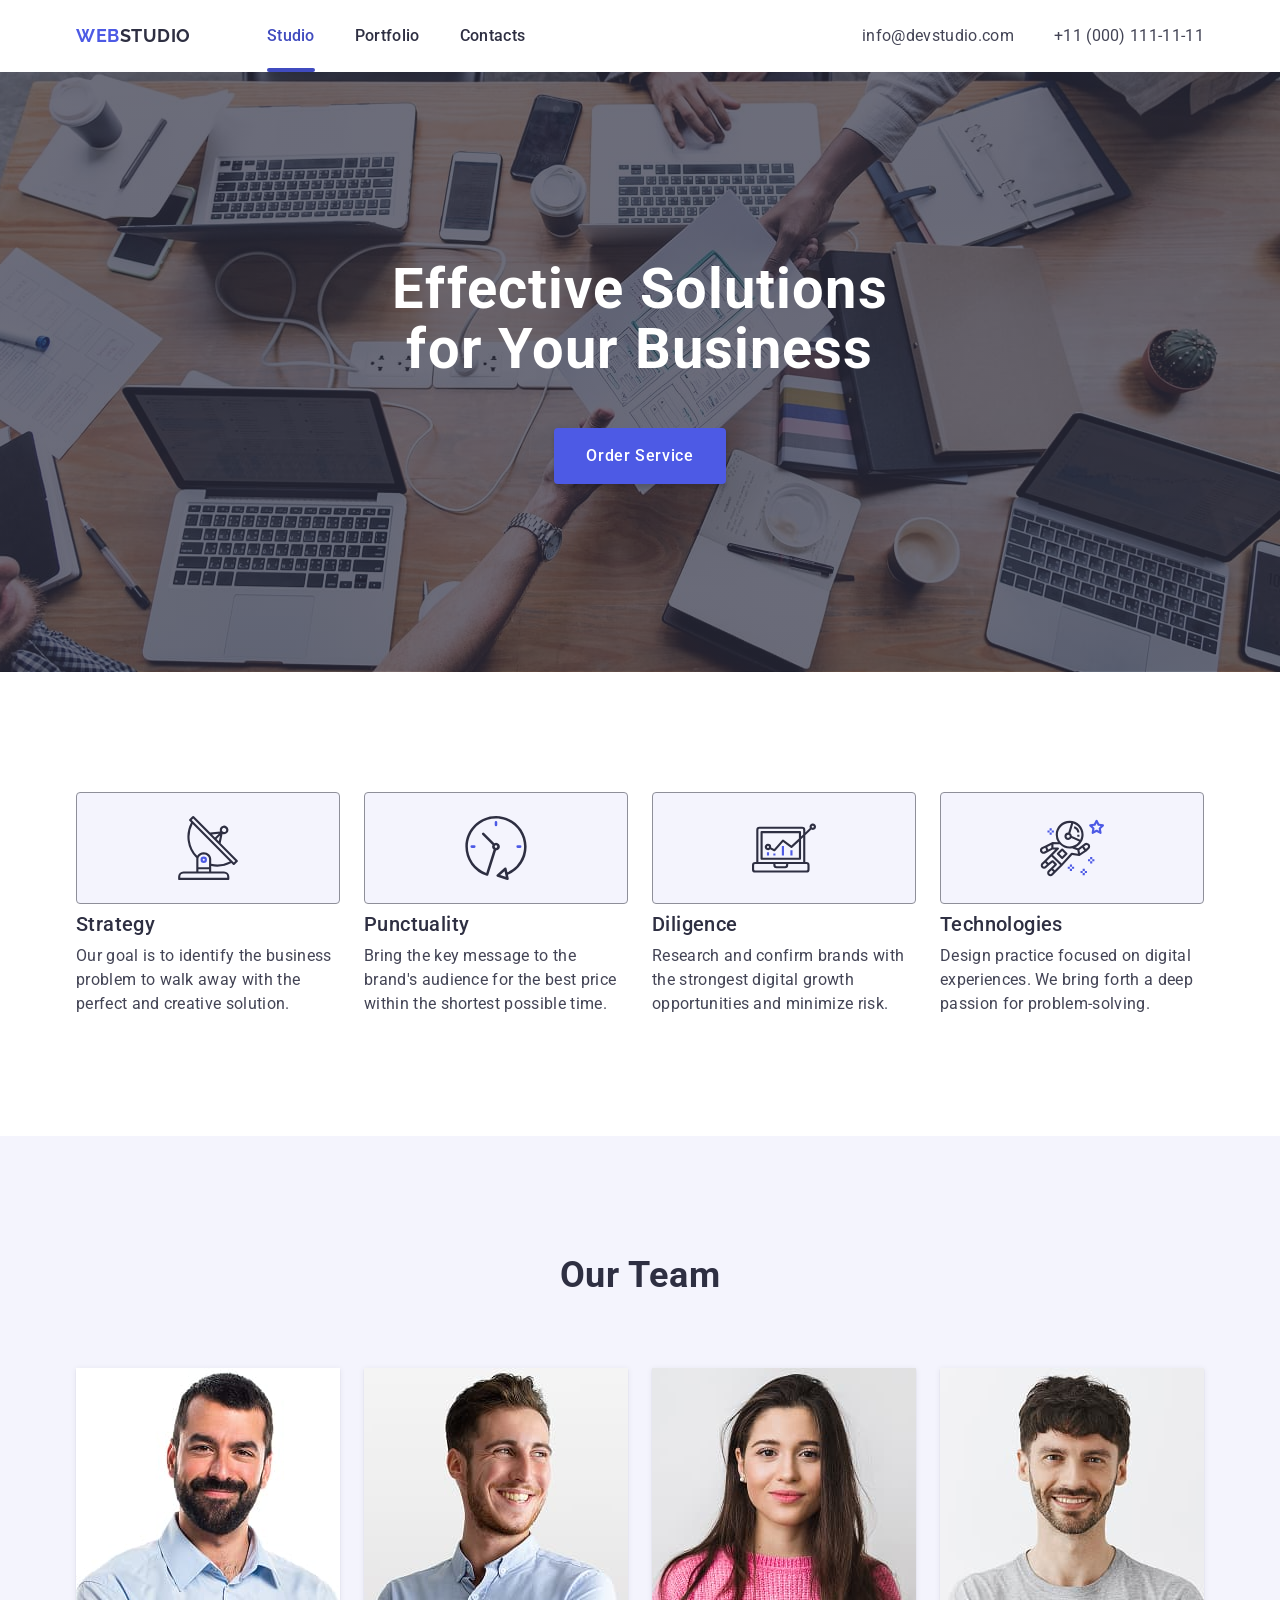
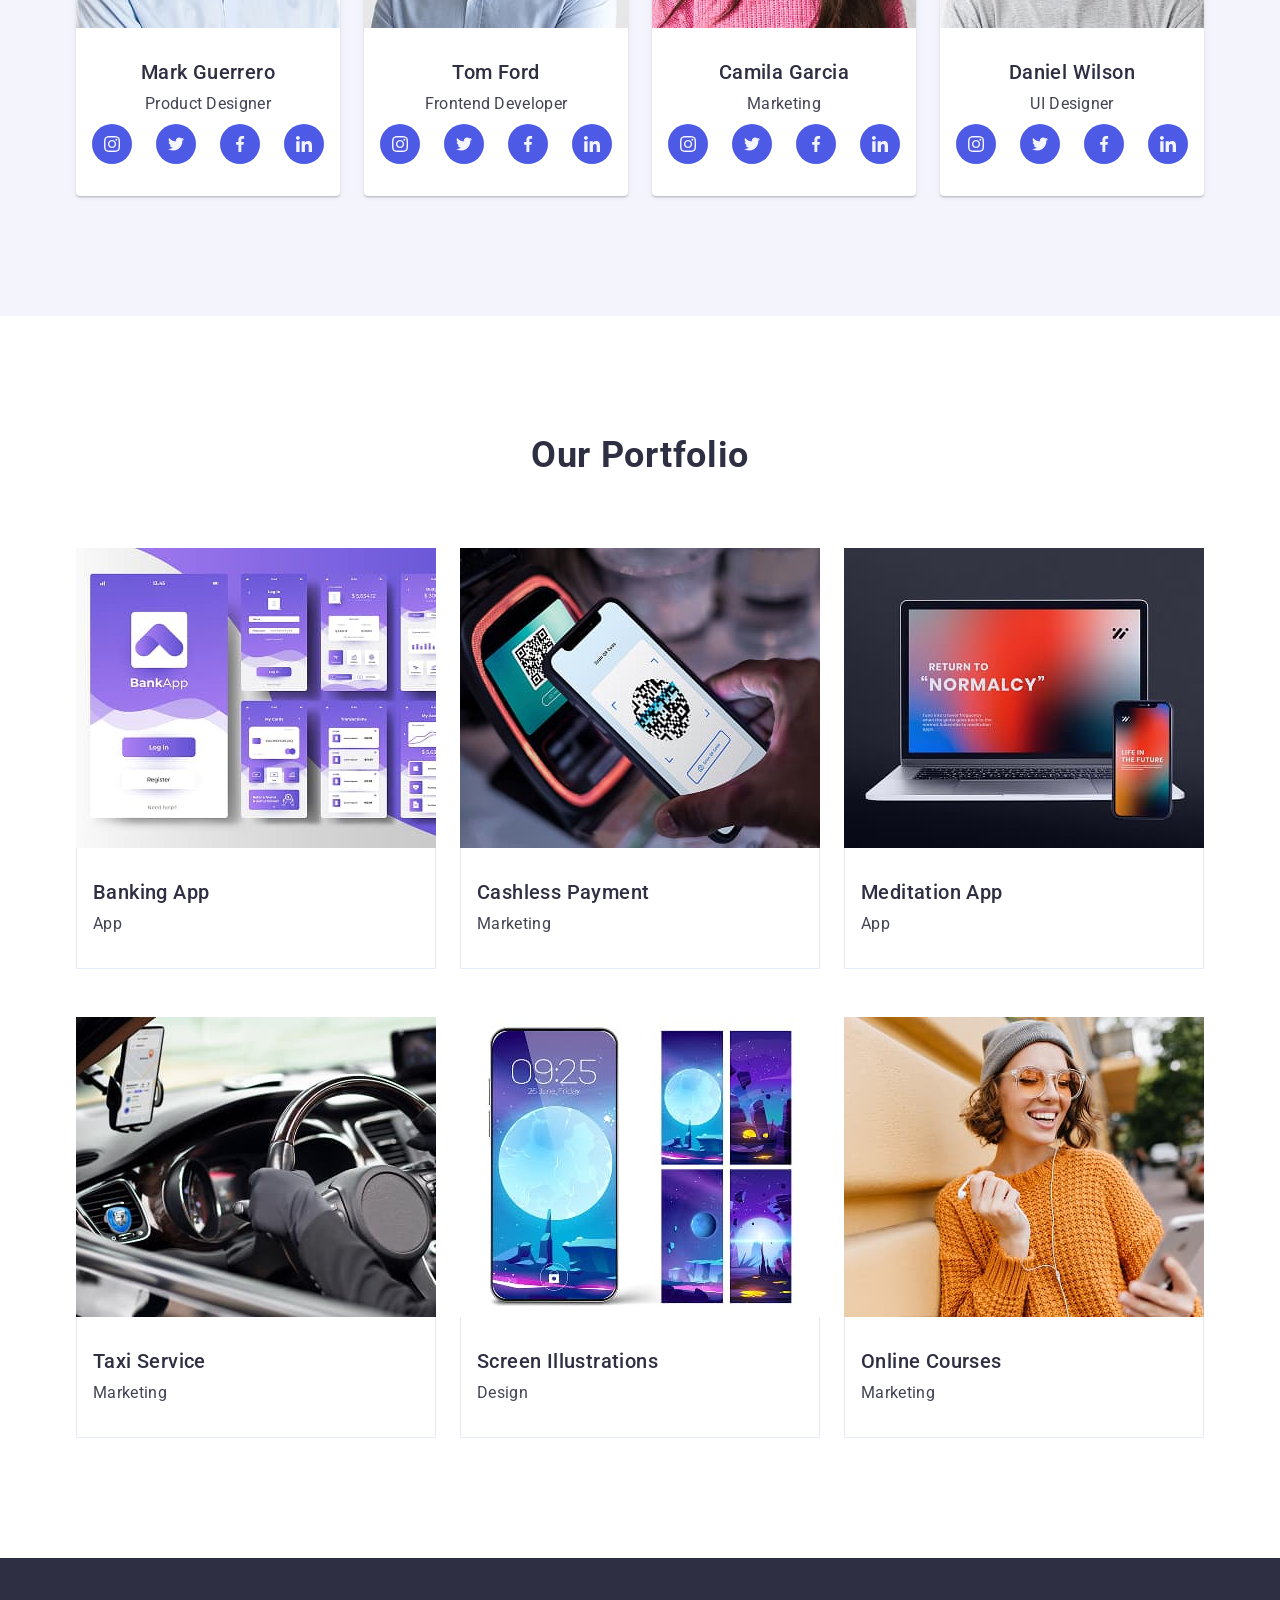
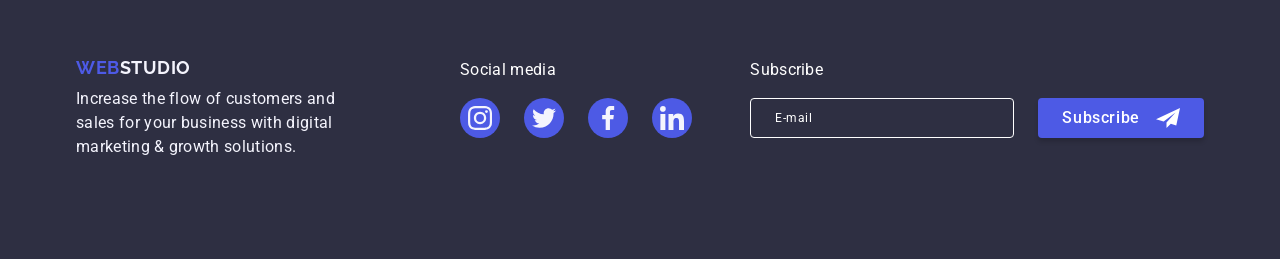
<file: index.html>
<!DOCTYPE html>
<html lang="en">
  <head>
    <meta charset="UTF-8" />
    <meta name="viewport" content="width=device-width, initial-scale=1.0" />
    <title>WebStudio</title>
    <link rel="icon" href="./images/favicon.ico" type="image/x-icon" />
    <link
      rel="stylesheet"
      href="https://cdnjs.cloudflare.com/ajax/libs/modern-normalize/3.0.1/modern-normalize.min.css"
      integrity="sha512-q6WgHqiHlKyOqslT/lgBgodhd03Wp4BEqKeW6nNtlOY4quzyG3VoQKFrieaCeSnuVseNKRGpGeDU3qPmabCANg=="
      crossorigin="anonymous"
      referrerpolicy="no-referrer"
    />
    <link rel="preconnect" href="https://fonts.googleapis.com" />
    <link rel="preconnect" href="https://fonts.gstatic.com" crossorigin />
    <link
      href="https://fonts.googleapis.com/css2?family=Raleway:wght@700&family=Roboto:wght@400;500;700&display=swap"
      rel="stylesheet"
    />
    <link rel="stylesheet" href="./css/styles.css" />
  </head>
  <body>
    <header class="header">
      <div class="container">
        <nav class="navigation">
          <!-- logo -->
          <a class="logo" href="./index.html"
            ><span class="logo-part">Web</span>studio</a
          >
          <!-- navigation -->
          <ul class="navigation-list">
            <li class="navigation-item">
              <a class="navigation-item-link current" href="">Studio</a>
            </li>
            <li class="navigation-item">
              <a class="navigation-item-link" href="">Portfolio</a>
            </li>
            <li class="navigation-item">
              <a class="navigation-item-link" href="">Contacts</a>
            </li>
          </ul>
        </nav>
        <!-- contacts -->
        <address class="contacts">
          <ul class="contacts-list">
            <li class="contacts-item">
              <a class="contacts-item-link" href="mailto:info@devstudio.com"
                >info@devstudio.com</a
              >
            </li>
            <li class="contacts-item">
              <a class="contacts-item-link" href="tel:+110001111111"
                >+11 (000) 111-11-11</a
              >
            </li>
          </ul>
        </address>
      </div>
    </header>

    <main class="main">
      <section class="hero-section">
        <div class="container">
          <h1 class="hero-title">Effective Solutions for Your Business</h1>
          <button class="button" type="button" data-modal-open>
            Order Service
          </button>
        </div>
      </section>

      <!-- description -->
      <section class="section description-section">
        <div class="container">
          <h2 class="description-title section-title hidden">Why us?</h2>
          <ul class="description-list">
            <li class="description-item">
              <div class="description-ico-wrap">
                <svg class="description-ico" width="64" height="64">
                  <use href="./images/icons.svg#icon-antenna"></use>
                </svg>
              </div>
              <h3 class="description-subtitle section-subtitle">Strategy</h3>
              <p class="description-item-text section-text">
                Our goal is to identify the business problem to walk away with
                the perfect and creative solution.
              </p>
            </li>
            <li class="description-item">
              <div class="description-ico-wrap">
                <svg class="description-ico" width="64" height="64">
                  <use href="./images/icons.svg#icon-clock"></use>
                </svg>
              </div>
              <h3 class="description-subtitle section-subtitle">Punctuality</h3>
              <p class="description-item-text section-text">
                Bring the key message to the brand's audience for the best price
                within the shortest possible time.
              </p>
            </li>
            <li class="description-item">
              <div class="description-ico-wrap">
                <svg class="description-ico" width="64" height="64">
                  <use href="./images/icons.svg#icon-diagram"></use>
                </svg>
              </div>
              <h3 class="description-subtitle section-subtitle">Diligence</h3>
              <p class="description-item-text section-text">
                Research and confirm brands with the strongest digital growth
                opportunities and minimize risk.
              </p>
            </li>
            <li class="description-item">
              <div class="description-ico-wrap">
                <svg class="description-ico" width="64" height="64">
                  <use href="./images/icons.svg#icon-astronaut"></use>
                </svg>
              </div>
              <h3 class="description-subtitle section-subtitle">
                Technologies
              </h3>
              <p class="description-item-text section-text">
                Design practice focused on digital experiences. We bring forth a
                deep passion for problem-solving.
              </p>
            </li>
          </ul>
        </div>
      </section>

      <!-- team -->
      <section class="section team-section">
        <div class="container">
          <h2 class="team-title section-title">Our Team</h2>
          <ul class="team-list">
            <li class="team-item">
              <img
                class="team-image"
                src="./images/team-1.jpg"
                alt="Mark Guerrero"
                width="264"
                height="260"
              />
              <div class="team-item-content">
                <h3 class="team-subtitle section-subtitle">Mark Guerrero</h3>
                <p class="team-role section-text">Product Designer</p>
                <ul class="team-soc-list">
                  <li class="team-soc-item">
                    <a
                      class="social-link"
                      href="https://www.instagram.com/"
                      target="_blank"
                    >
                      <svg class="social-icon" width="16" height="16">
                        <use href="./images/icons.svg#icon-instagram"></use>
                      </svg>
                    </a>
                  </li>
                  <li class="team-soc-item">
                    <a class="social-link" href="https://x.com/" target="_blank"
                      ><svg class="social-icon" width="16" height="16">
                        <use href="./images/icons.svg#icon-twitter"></use></svg
                    ></a>
                  </li>
                  <li class="team-soc-item">
                    <a
                      class="social-link"
                      href="https://www.facebook.com/"
                      target="_blank"
                      ><svg class="social-icon" width="16" height="16">
                        <use href="./images/icons.svg#icon-facebook"></use></svg
                    ></a>
                  </li>
                  <li class="team-soc-item">
                    <a
                      class="social-link"
                      href="https://www.linkedin.com/"
                      target="_blank"
                      ><svg class="social-icon" width="16" height="16">
                        <use href="./images/icons.svg#icon-linkedin"></use></svg
                    ></a>
                  </li>
                </ul>
              </div>
            </li>
            <li class="team-item">
              <img
                class="team-image"
                src="./images/team-2.jpg"
                alt="Tom Ford"
                width="264"
                height="260"
              />
              <div class="team-item-content">
                <h3 class="team-subtitle section-subtitle">Tom Ford</h3>
                <p class="team-role section-text">Frontend Developer</p>
                <ul class="team-soc-list">
                  <li class="team-soc-item">
                    <a
                      class="social-link"
                      href="https://www.instagram.com/"
                      target="_blank"
                    >
                      <svg class="social-icon" width="16" height="16">
                        <use href="./images/icons.svg#icon-instagram"></use>
                      </svg>
                    </a>
                  </li>
                  <li class="team-soc-item">
                    <a class="social-link" href="https://x.com/" target="_blank"
                      ><svg class="social-icon" width="16" height="16">
                        <use href="./images/icons.svg#icon-twitter"></use></svg
                    ></a>
                  </li>
                  <li class="team-soc-item">
                    <a
                      class="social-link"
                      href="https://www.facebook.com/"
                      target="_blank"
                      ><svg class="social-icon" width="16" height="16">
                        <use href="./images/icons.svg#icon-facebook"></use></svg
                    ></a>
                  </li>
                  <li class="team-soc-item">
                    <a
                      class="social-link"
                      href="https://www.linkedin.com/"
                      target="_blank"
                      ><svg class="social-icon" width="16" height="16">
                        <use href="./images/icons.svg#icon-linkedin"></use></svg
                    ></a>
                  </li>
                </ul>
              </div>
            </li>
            <li class="team-item">
              <img
                class="team-image"
                src="./images/team-3.jpg"
                alt="Camila Garcia"
                width="264"
                height="260"
              />
              <div class="team-item-content">
                <h3 class="team-subtitle section-subtitle">Camila Garcia</h3>
                <p class="team-role section-text">Marketing</p>
                <ul class="team-soc-list">
                  <li class="team-soc-item">
                    <a
                      class="social-link"
                      href="https://www.instagram.com/"
                      target="_blank"
                    >
                      <svg class="social-icon" width="16" height="16">
                        <use href="./images/icons.svg#icon-instagram"></use>
                      </svg>
                    </a>
                  </li>
                  <li class="team-soc-item">
                    <a class="social-link" href="https://x.com/" target="_blank"
                      ><svg class="social-icon" width="16" height="16">
                        <use href="./images/icons.svg#icon-twitter"></use></svg
                    ></a>
                  </li>
                  <li class="team-soc-item">
                    <a
                      class="social-link"
                      href="https://www.facebook.com/"
                      target="_blank"
                      ><svg class="social-icon" width="16" height="16">
                        <use href="./images/icons.svg#icon-facebook"></use></svg
                    ></a>
                  </li>
                  <li class="team-soc-item">
                    <a
                      class="social-link"
                      href="https://www.linkedin.com/"
                      target="_blank"
                      ><svg class="social-icon" width="16" height="16">
                        <use href="./images/icons.svg#icon-linkedin"></use></svg
                    ></a>
                  </li>
                </ul>
              </div>
            </li>
            <li class="team-item">
              <img
                class="team-image"
                src="./images/team-4.jpg"
                alt="Daniel Wilson"
                width="264"
                height="260"
              />
              <div class="team-item-content">
                <h3 class="team-subtitle section-subtitle">Daniel Wilson</h3>
                <p class="team-role section-text">UI Designer</p>
                <ul class="team-soc-list">
                  <li class="team-soc-item">
                    <a
                      class="social-link"
                      href="https://www.instagram.com/"
                      target="_blank"
                    >
                      <svg class="social-icon" width="16" height="16">
                        <use href="./images/icons.svg#icon-instagram"></use>
                      </svg>
                    </a>
                  </li>
                  <li class="team-soc-item">
                    <a class="social-link" href="https://x.com/" target="_blank"
                      ><svg class="social-icon" width="16" height="16">
                        <use href="./images/icons.svg#icon-twitter"></use></svg
                    ></a>
                  </li>
                  <li class="team-soc-item">
                    <a
                      class="social-link"
                      href="https://www.facebook.com/"
                      target="_blank"
                      ><svg class="social-icon" width="16" height="16">
                        <use href="./images/icons.svg#icon-facebook"></use></svg
                    ></a>
                  </li>
                  <li class="team-soc-item">
                    <a
                      class="social-link"
                      href="https://www.linkedin.com/"
                      target="_blank"
                      ><svg class="social-icon" width="16" height="16">
                        <use href="./images/icons.svg#icon-linkedin"></use></svg
                    ></a>
                  </li>
                </ul>
              </div>
            </li>
          </ul>
        </div>
      </section>

      <!-- portfolio -->
      <section class="section portfolio-section">
        <div class="container">
          <h2 class="portfolio-title section-title">Our Portfolio</h2>

          <ul class="portfolio-list">
            <li class="portfolio-item">
              <div class="portfolio-image-wrap">
                <img
                  class="portfolio-image"
                  src="./images/portfolio-1.jpg"
                  alt="UI design of a banking app with multiple screens"
                  width="360"
                  height="300"
                />
                <p class="portfolio-image-text">
                  14 Stylish and User-Friendly App Design Concepts · Task
                  Manager App · Calorie Tracker App · Exotic Fruit Ecommerce App
                  · Cloud Storage App
                </p>
              </div>
              <div class="portfolio-item-content">
                <h3 class="portfolio-subtitle section-subtitle">Banking App</h3>
                <p class="portfolio-category section-text">App</p>
              </div>
            </li>
            <li class="portfolio-item">
              <div class="portfolio-image-wrap">
                <img
                  class="portfolio-image"
                  src="./images/portfolio-2.jpg"
                  alt="Person scanning a QR code for payment"
                  width="360"
                  height="300"
                />
                <p class="portfolio-image-text">
                  14 Stylish and User-Friendly App Design Concepts · Task
                  Manager App · Calorie Tracker App · Exotic Fruit Ecommerce App
                  · Cloud Storage App
                </p>
              </div>
              <div class="portfolio-item-content">
                <h3 class="portfolio-subtitle section-subtitle">
                  Cashless Payment
                </h3>
                <p class="portfolio-category section-text">Marketing</p>
              </div>
            </li>
            <li class="portfolio-item">
              <div class="portfolio-image-wrap">
                <img
                  class="portfolio-image"
                  src="./images/portfolio-3.jpg"
                  alt="Laptop and phone showing a meditation app"
                  width="360"
                  height="300"
                />
                <p class="portfolio-image-text">
                  14 Stylish and User-Friendly App Design Concepts · Task
                  Manager App · Calorie Tracker App · Exotic Fruit Ecommerce App
                  · Cloud Storage App
                </p>
              </div>
              <div class="portfolio-item-content">
                <h3 class="portfolio-subtitle section-subtitle">
                  Meditation App
                </h3>
                <p class="portfolio-category section-text">App</p>
              </div>
            </li>
            <li class="portfolio-item">
              <div class="portfolio-image-wrap">
                <img
                  class="portfolio-image"
                  src="./images/portfolio-4.jpg"
                  alt="Driver using a taxi service app in a car"
                  width="360"
                  height="300"
                />
                <p class="portfolio-image-text">
                  14 Stylish and User-Friendly App Design Concepts · Task
                  Manager App · Calorie Tracker App · Exotic Fruit Ecommerce App
                  · Cloud Storage App
                </p>
              </div>
              <div class="portfolio-item-content">
                <h3 class="portfolio-subtitle section-subtitle">
                  Taxi Service
                </h3>
                <p class="portfolio-category section-text">Marketing</p>
              </div>
            </li>
            <li class="portfolio-item">
              <div class="portfolio-image-wrap">
                <img
                  class="portfolio-image"
                  src="./images/portfolio-5.jpg"
                  alt="Futuristic mobile screen designs"
                  width="360"
                  height="300"
                />
                <p class="portfolio-image-text">
                  14 Stylish and User-Friendly App Design Concepts · Task
                  Manager App · Calorie Tracker App · Exotic Fruit Ecommerce App
                  · Cloud Storage App
                </p>
              </div>
              <div class="portfolio-item-content">
                <h3 class="portfolio-subtitle section-subtitle">
                  Screen Illustrations
                </h3>
                <p class="portfolio-category section-text">Design</p>
              </div>
            </li>
            <li class="portfolio-item">
              <div class="portfolio-image-wrap">
                <img
                  class="portfolio-image"
                  src="./images/portfolio-6.jpg"
                  alt="Smiling woman using a smartphone"
                  width="360"
                  height="300"
                />
                <p class="portfolio-image-text">
                  14 Stylish and User-Friendly App Design Concepts · Task
                  Manager App · Calorie Tracker App · Exotic Fruit Ecommerce App
                  · Cloud Storage App
                </p>
              </div>
              <div class="portfolio-item-content">
                <h3 class="portfolio-subtitle section-subtitle">
                  Online Courses
                </h3>
                <p class="portfolio-category section-text">Marketing</p>
              </div>
            </li>
          </ul>
        </div>
      </section>
    </main>

    <footer class="footer">
      <div class="container">
        <div class="footer-container">
          <!-- logo -->
          <a class="footer-logo" href="/"
            ><span class="logo-part">Web</span>studio</a
          >
          <p class="footer-text section-text">
            Increase the flow of customers and sales for your business with
            digital marketing & growth solutions.
          </p>
        </div>
        <div class="footer-link-container">
          <p class="footer-header">Social media</p>
          <ul class="team-soc-list">
            <li class="team-soc-item">
              <a
                class="social-link footer-link"
                href="https://www.instagram.com/"
                target="_blank"
              >
                <svg class="social-icon" width="24" height="24">
                  <use href="./images/icons.svg#icon-instagram"></use>
                </svg>
              </a>
            </li>
            <li class="team-soc-item">
              <a
                class="social-link footer-link"
                href="https://x.com/"
                target="_blank"
                ><svg class="social-icon" width="24" height="24">
                  <use href="./images/icons.svg#icon-twitter"></use></svg
              ></a>
            </li>
            <li class="team-soc-item">
              <a
                class="social-link footer-link"
                href="https://www.facebook.com/"
                target="_blank"
                ><svg class="social-icon" width="24" height="24">
                  <use href="./images/icons.svg#icon-facebook"></use></svg
              ></a>
            </li>
            <li class="team-soc-item">
              <a
                class="social-link footer-link"
                href="https://www.linkedin.com/"
                target="_blank"
                ><svg class="social-icon" width="24" height="24">
                  <use href="./images/icons.svg#icon-linkedin"></use></svg
              ></a>
            </li>
          </ul>
        </div>
        <div class="footer-form-container">
          <p class="footer-header footer-form-header">Subscribe</p>
          <form class="footer-form">
            <label
              ><input
                class="footer-input"
                type="email"
                name="footer-email"
                id="footer-email"
                placeholder="E-mail"
            /></label>
            <button class="button footer-btn" type="submit">
              Subscribe
              <svg class="footer-btn-icon" width="24" height="24">
                <use href="./images/icons.svg#icon-plane"></use>
              </svg>
            </button>
          </form>
        </div>
      </div>
    </footer>
    <div class="modal-backdrop" data-modal>
      <div class="modal">
        <button class="close-btn" data-modal-close>
          <svg class="close-btn-icon" width="8" height="8">
            <use href="./images/icons.svg#icon-close"></use>
          </svg>
        </button>
        <form class="modal-form">
          <p class="form-title">
            Leave your contacts and we will call you back
          </p>
          <div class="form-field">
            <label for="user-name">Name</label>
            <div class="input-wrap">
              <input
                class="form-input"
                name="user-name"
                type="text"
                id="user-name"
              />
              <svg class="form-icon" width="18" height="18">
                <use href="./images/icons.svg#icon-person"></use>
              </svg>
            </div>
          </div>
          <div class="form-field">
            <label for="user-tel">Phone</label>
            <div class="input-wrap">
              <input
                class="form-input"
                name="user-tel"
                type="tel"
                id="user-tel"
              />
              <svg class="form-icon" width="18" height="24">
                <use href="./images/icons.svg#icon-phone"></use>
              </svg>
            </div>
          </div>
          <div class="form-field">
            <label for="user-email">Email</label>
            <div class="input-wrap">
              <input
                class="form-input"
                name="user-email"
                type="email"
                id="user-email"
              />
              <svg class="form-icon" width="18" height="24">
                <use href="./images/icons.svg#icon-email"></use>
              </svg>
            </div>
          </div>
          <div class="form-field">
            <label for="user-text">Comment</label>
            <textarea
              class="modal-textarea"
              name="user-text"
              id="user-text"
              placeholder="Text input"
            ></textarea>
          </div>
          <div class="check-field">
            <input
              class="modal-check hidden"
              type="checkbox"
              name="policy"
              id="policy"
              value="true"
            />
            <label class="modal-check-text" for="policy"
              ><span class=""
                ><svg class="icon-check" width="10" height="8">
                  <use href="./images/icons.svg#icon-check"></use></svg></span
              >I accept the terms and conditions of the&nbsp;
              <a
                class="policy-link"
                href="https://goit.global/ua/privacy-policy/"
                >Privacy Policy</a
              >
            </label>
          </div>
          <button class="modal-btn button" type="submit">Send</button>
        </form>
      </div>
    </div>
    <script src="./js/modal.js"></script>
  </body>
</html>
</file>
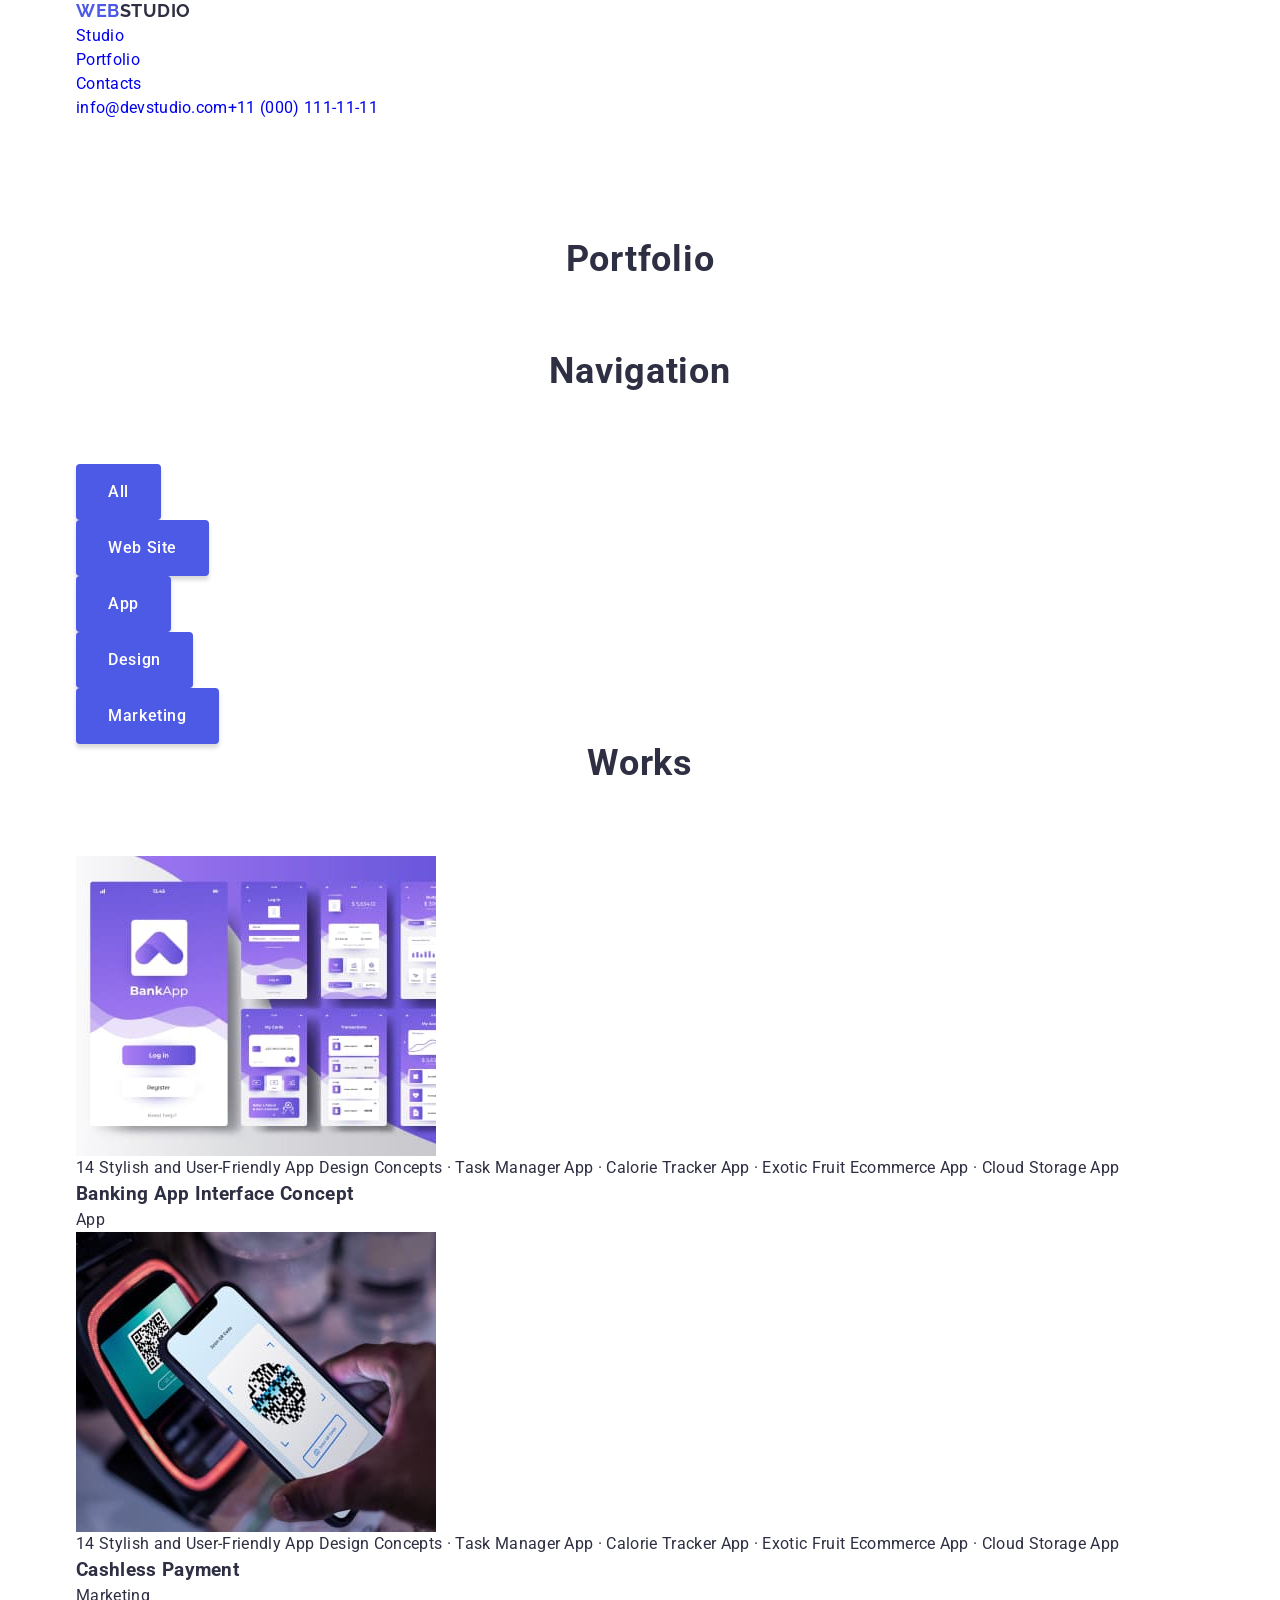
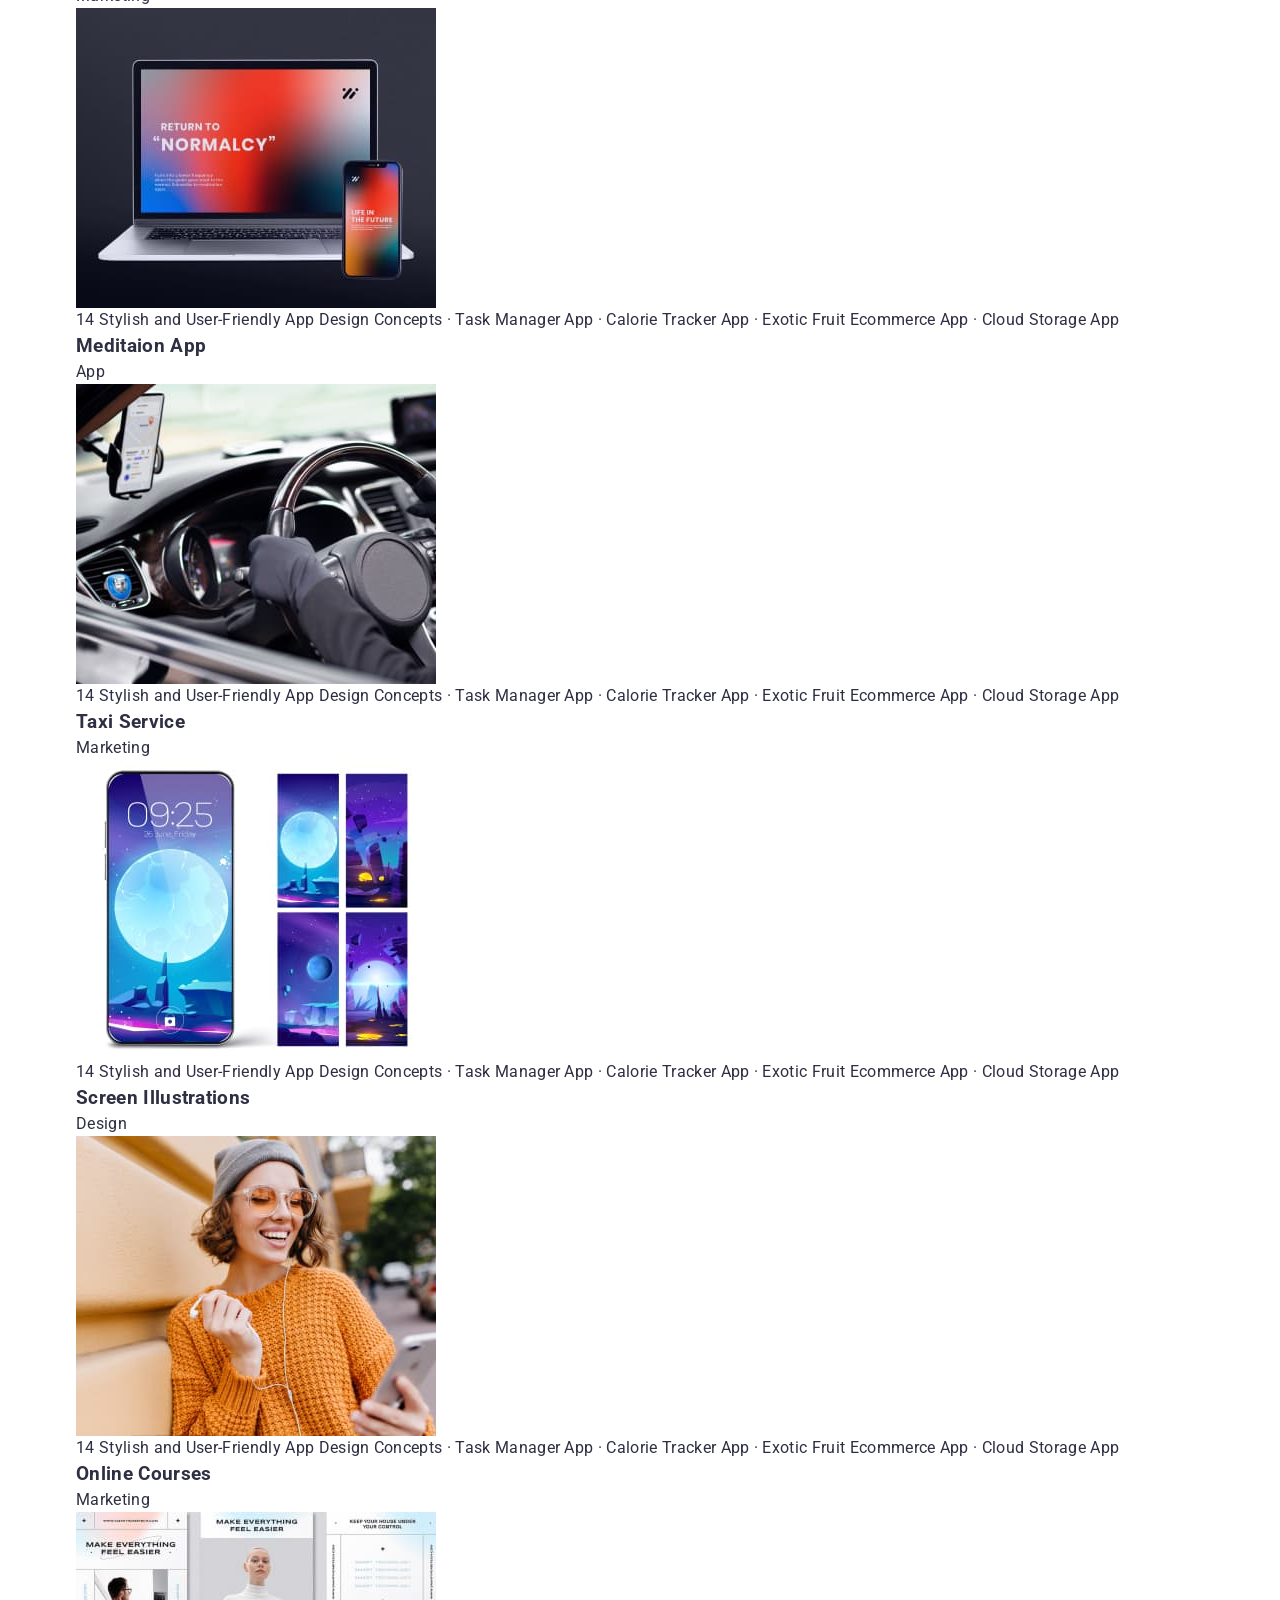
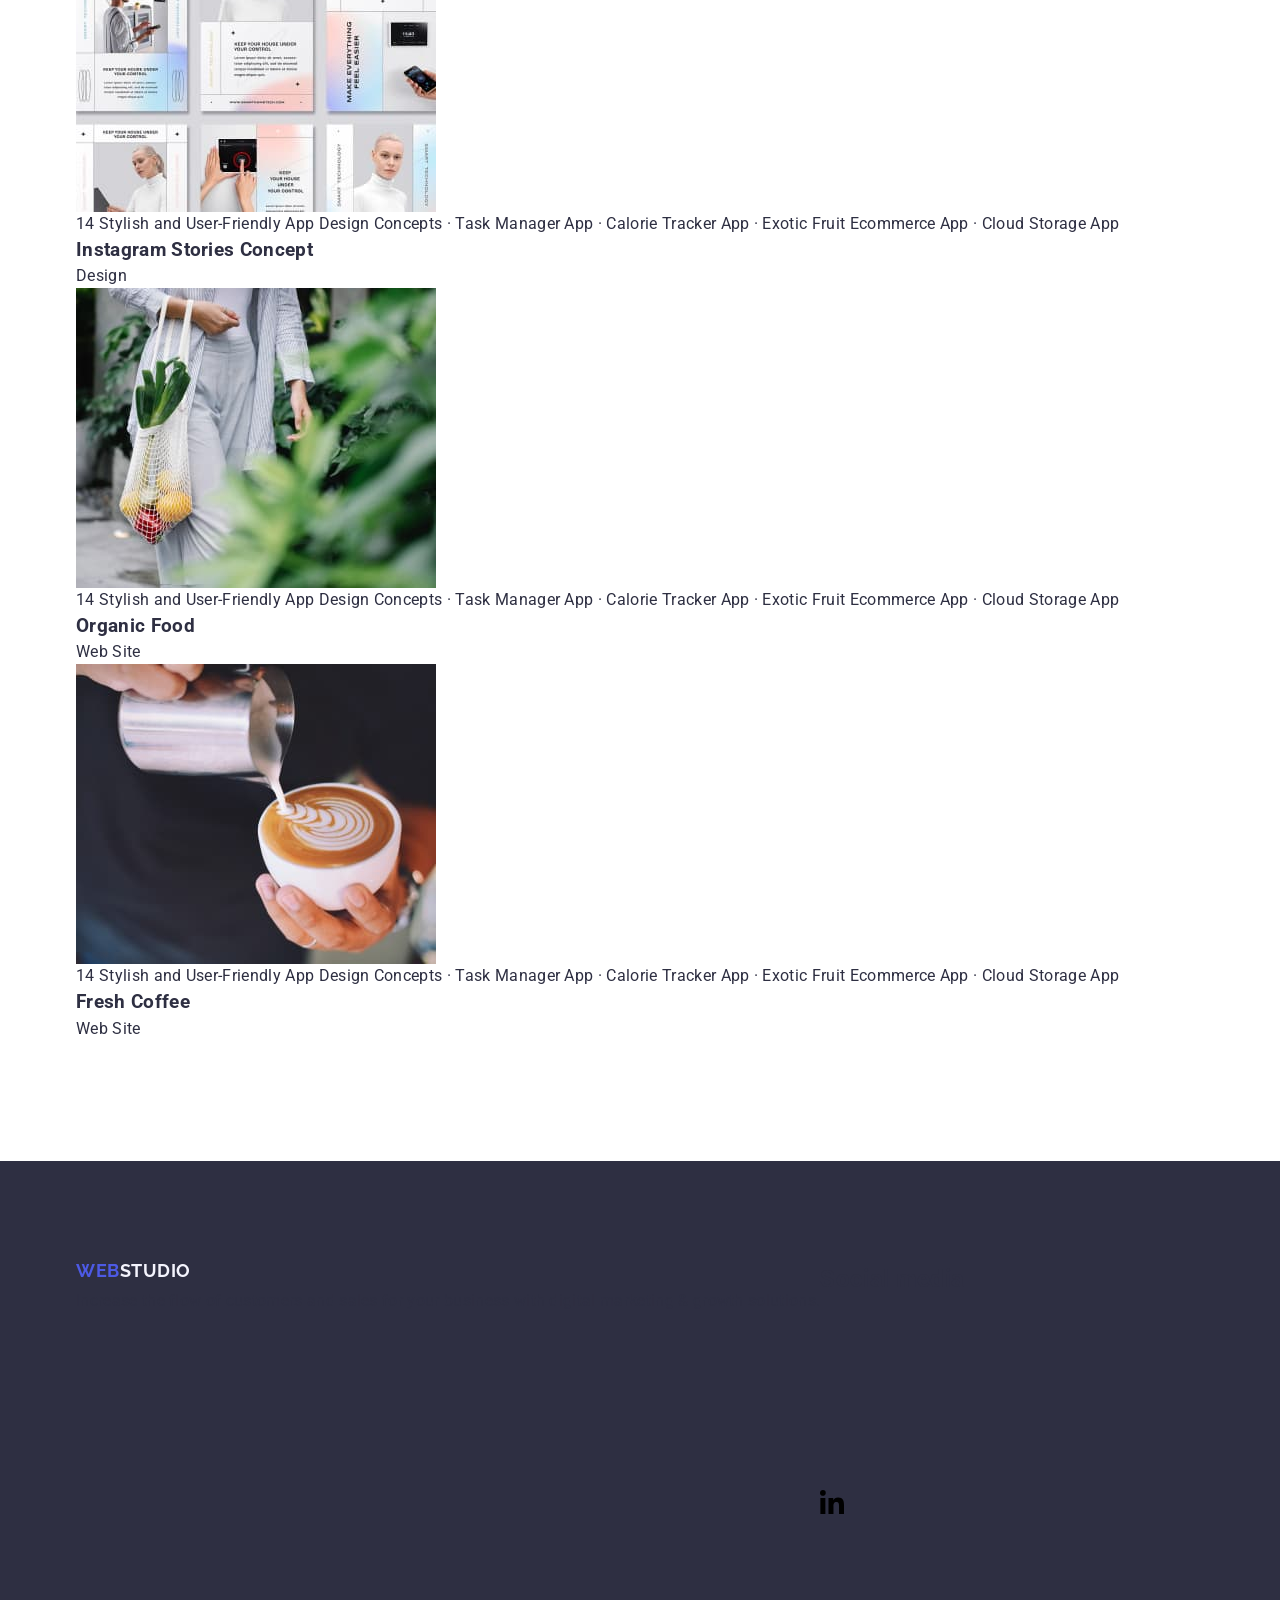
<file: portfoilo.html>
<!DOCTYPE html>
<html lang="en">
  <head>
    <meta charset="UTF-8" />
    <meta http-equiv="X-UA-Compatible" content="IE=edge" />
    <meta name="viewport" content="width=device-width, initial-scale=1.0" />
    <title>Document</title>
    <link rel="preconnect" href="https://fonts.googleapis.com" />
    <link rel="preconnect" href="https://fonts.gstatic.com" crossorigin />
    <link
      href="https://fonts.googleapis.com/css2?family=Raleway:wght@800&family=Roboto:wght@400;500;700;900&display=swap"
      rel="stylesheet"
    />
    <link
      rel="stylesheet"
      href="https://cdnjs.cloudflare.com/ajax/libs/modern-normalize/1.1.0/modern-normalize.min.css"
    />
    <link rel="stylesheet" href="css/styles.css" />
  </head>
  <body>
    <header class="page-header">
      <div class="container main-nav">
        <nav class="main-nav">
          <!--Logo-->
          <a class="logo" href="./index.html">
            <span class="logo-part">Web</span>studio
          </a>
          <!--Navigation-->
          <ul class="site-nav list">
            <li class="item"><a href="./index.html" class="link">Studio</a></li>
            <li class="item">
              <a href="./portfoilo.html" class="link current">Portfolio</a>
            </li>
            <li class="item"><a href="/" class="link">Contacts</a></li>
          </ul>
        </nav>
        <!--Contacts-->
        <ul class="contacts list">
          <li class="item">
            <a href="mailto:info@devstudio.com" class="contacts-link"
              >info@devstudio.com</a
            >
          </li>
          <li class="item">
            <a href="tel:+110001111111" class="contacts-link"
              >+11 (000) 111-11-11</a
            >
          </li>
        </ul>
      </div>
    </header>

    <main>
      <section class="section toppadding">
        <div class="container">
          <h1 class="section-title secret-name">Portfolio</h1>
          <!--Filter-->
          <h2 class="section-title secret-name">Navigation</h2>
          <ul class="filter list">
            <li class="item">
              <button class="button secondary" type="button">All</button>
            </li>
            <li class="item">
              <button class="button secondary" type="button">Web Site</button>
            </li>
            <li class="item">
              <button class="button secondary" type="button">App</button>
            </li>
            <li class="item">
              <button class="button secondary" type="button">Design</button>
            </li>
            <li class="item">
              <button class="button secondary" type="button">Marketing</button>
            </li>
          </ul>
          <!-- Work Illustrations -->
          <h2 class="section-title secret-name">Works</h2>
          <ul class="work-list list">
            <li class="item">
              <div class="work-thumb">
                <img
                  class="image"
                  src="./images/banking_app.jpg"
                  alt="Interface of banking app"
                  width="360"
                  height="300"
                />
                <div class="work-overlay">
									<div class="work-descr">
                  <p>
                    14 Stylish and User-Friendly App Design Concepts · Task
                    Manager App · Calorie Tracker App · Exotic Fruit Ecommerce
                    App · Cloud Storage App
                  </p>
                </div>
								</div>
              </div>
              <div class="work-content">
                <h3 class="title">Banking App Interface Concept</h3>
                <p>App</p>
              </div>
            </li>
            <li class="item">
              <div class="work-thumb">
                <img
                  class="image"
                  src="./images/qr.jpg"
                  alt="Scanning QR code"
                  width="360"
                  height="300"
                />
                <div class="work-overlay">
									<div class="work-descr">
									<p>
                    14 Stylish and User-Friendly App Design Concepts · Task
                    Manager App · Calorie Tracker App · Exotic Fruit Ecommerce
                    App · Cloud Storage App
                  </p>
								</div>
								</div>
              </div>
              <div class="work-content">
                <h3 class="title">Cashless Payment</h3>
                <p>Marketing</p>
              </div>
            </li>
            <li class="item">
              <div class="work-thumb">
                <img
                  class="image"
                  src="./images/meditaion_app_on_iphone_and_macbook.jpg"
                  alt="App on gadjets"
                  width="360"
                  height="300"
                />
                <div class="work-overlay">
									<div class="work-descr">
									<p>
                    14 Stylish and User-Friendly App Design Concepts · Task
                    Manager App · Calorie Tracker App · Exotic Fruit Ecommerce
                    App · Cloud Storage App
                  </p>
								</div>
								</div>
              </div>
              <div class="work-content">
                <h3 class="title">Meditaion App</h3>
                <p>App</p>
              </div>
            </li>
            <li class="item">
              <div class="work-thumb">
                <img
                  class="image"
                  src="./images/driver_in_car.jpg"
                  alt="Driver in taxi"
                  width="360"
                  height="300"
                />
                <div class="work-overlay">
									<div class="work-descr">
									<p>
                    14 Stylish and User-Friendly App Design Concepts · Task
                    Manager App · Calorie Tracker App · Exotic Fruit Ecommerce
                    App · Cloud Storage App
                  </p>
								</div>
								</div>
              </div>
              <div class="work-content">
                <h3 class="title">Taxi Service</h3>
                <p>Marketing</p>
              </div>
            </li>
            <li class="item">
              <div class="work-thumb">
                <img
                  class="image"
                  src="./images/screen_illustrations.jpg"
                  alt="Screen Illustrations"
                  width="360"
                  height="300"
                />
                <div class="work-overlay">
									<div class="work-descr">
									<p>
                    14 Stylish and User-Friendly App Design Concepts · Task
                    Manager App · Calorie Tracker App · Exotic Fruit Ecommerce
                    App · Cloud Storage App
                  </p>
								</div>
								</div>
              </div>
              <div class="work-content">
                <h3 class="title">Screen Illustrations</h3>
                <p>Design</p>
              </div>
            </li>
            <li class="item">
              <div class="work-thumb">
                <img
                  class="image"
                  src="./images/girl_with_iphone.jpg"
                  alt="Girl with iphone"
                  width="360"
                  height="300"
                />
                <div class="work-overlay">
									<div class="work-descr">
									<p>
                    14 Stylish and User-Friendly App Design Concepts · Task
                    Manager App · Calorie Tracker App · Exotic Fruit Ecommerce
                    App · Cloud Storage App
                  </p>
								</div>
								</div>
              </div>
              <div class="work-content">
                <h3 class="title">Online Courses</h3>
                <p>Marketing</p>
              </div>
            </li>
            <li class="item">
              <div class="work-thumb">
                <img
                  class="image"
                  src="./images/instagram_stories_concept.jpg"
                  alt="Instagram Stories Concept"
                  width="360"
                  height="300"
                />
                <div class="work-overlay">
									<div class="work-descr">
									<p>
                    14 Stylish and User-Friendly App Design Concepts · Task
                    Manager App · Calorie Tracker App · Exotic Fruit Ecommerce
                    App · Cloud Storage App
                  </p>
								</div>
								</div>
              </div>
              <div class="work-content">
                <h3 class="title">Instagram Stories Concept</h3>
                <p>Design</p>
              </div>
            </li>
            <li class="item">
              <div class="work-thumb">
                <img
                  class="image"
                  src="./images/women_with_organic_food.jpg"
                  alt="Women with organic food"
                  width="360"
                  height="300"
                />
                <div class="work-overlay">
									<div class="work-descr">
									<p>
                    14 Stylish and User-Friendly App Design Concepts · Task
                    Manager App · Calorie Tracker App · Exotic Fruit Ecommerce
                    App · Cloud Storage App
                  </p>
								</div>
								</div>
              </div>
              <div class="work-content">
                <h3 class="title">Organic Food</h3>
                <p>Web Site</p>
              </div>
            </li>
            <li class="item">
              <div class="work-thumb">
                <img
                  class="image"
                  src="./images/barista_making_coffe.jpg"
                  alt="Barista making coffe"
                  width="360"
                  height="300"
                />
                <div class="work-overlay">
									<div class="work-descr">
									<p>
                    14 Stylish and User-Friendly App Design Concepts · Task
                    Manager App · Calorie Tracker App · Exotic Fruit Ecommerce
                    App · Cloud Storage App
                  </p>
								</div>
								</div>
              </div>
              <div class="work-content">
                <h3 class="title">Fresh Coffee</h3>
                <p>Web Site</p>
              </div>
            </li>
          </ul>
        </div>
      </section>
    </main>

    <footer class="footer">
      <div class="container">
        <!--Logo-->
        <div>
          <a href="./index.html" class="footer-logo">
            <span class="logo-part">Web</span>studio
          </a>
          <p class="text">
            Increase the flow of customers and sales for your business with
            digital marketing & growth solutions.
          </p>
        </div>
        <div class="link-container">
          <h2 class="links-header">Social media</h2>
          <ul class="social-links footer list">
            <li>
              <a href="/" class="icon footer">
                <svg width="24px" height="24px">
                  <use href="./images/icons.svg#icon-instagram"></use>
                </svg>
              </a>
            </li>
            <li>
              <a href="/" class="icon footer">
                <svg width="24px" height="24px">
                  <use href="./images/icons.svg#icon-twitter"></use>
                </svg>
              </a>
            </li>
            <li>
              <a href="/" class="icon footer">
                <svg width="24px" height="24px">
                  <use href="./images/icons.svg#icon-facebook"></use>
                </svg>
              </a>
            </li>
            <li>
              <a href="/" class="icon footer">
                <svg width="24px" height="24px">
                  <use href="./images/icons.svg#icon-linkedin"></use>
                </svg>
              </a>
            </li>
          </ul>
        </div>
      </div>
    </footer>
  </body>
</html>
</file>
<file: css/styles.css>
body {
  font-size: 16px;
  line-height: 1.5;
  letter-spacing: 0.02em;
  color: #2e2f42;
  background-color: #fff;
  font-family: Roboto, sans-serif;
}

ul {
  list-style-type: none;
  margin-bottom: 0;
  margin-top: 0;
  padding-left: 0;
}

a {
  text-decoration: none;
}

address {
  font-style: normal;
}

p,
h1,
h2,
h3,
h4,
h5,
h6 {
  margin: 0;
}

img {
  display: block;
  max-width: 100%;
}

.hidden {
  position: absolute;
  width: 1px;
  height: 1px;
  margin: -1px;
  padding: 0;
  border: 0;
  overflow: hidden;
  clip: rect(0 0 0 0);
}

.container {
  margin: 0 auto;
  padding: 0 15px;
  max-width: 1158px;
}

.section {
  padding: 120px 0;
}

.logo,
.footer-logo {
  font-size: 18px;
  font-weight: 700;
  line-height: 1.16;
  letter-spacing: 0.03em;
  text-transform: uppercase;
  color: #2e2f42;
  font-family: Raleway, sans-serif;
}

.logo-part {
  color: #4d5ae5;
}

.section-title {
  font-size: 36px;
  font-weight: 700;
  line-height: 1.11;
  letter-spacing: 0.02em;
  text-align: center;
  margin-bottom: 72px;
}

.section-subtitle {
  font-size: 20px;
  font-weight: 500;
  line-height: 1.2;
  letter-spacing: 0.02em;
}

.section-text {
  line-height: 1.5;
  letter-spacing: 0.02em;
  color: #434455;
}

/* --------------------HEADER-------------------- */
.header {
  box-shadow: 0 1px 6px 0 rgb(46 47 66 / 8%), 0 1px 1px 0 rgb(46 47 66 / 16%),
    0 2px 1px 0 rgb(46 47 66 / 8%);
}

.header .container {
  display: flex;
}

.navigation {
  display: flex;
  align-items: center;
  gap: 76px;
}

.logo {
  padding: 24px 0;
}

.navigation-list {
  display: flex;
  gap: 40px;
}

.navigation-item {
}

.navigation-item-link {
  display: block;
  padding: 24px 0;
  font-weight: 500;
  color: #2e2f42;
  transition: color 250ms cubic-bezier(0.4, 0, 0.2, 1);
}

.navigation-item-link.current {
  position: relative;
  color: #404bbf;
}

.navigation-item-link.current::after {
  position: absolute;
  bottom: 0;
  left: 0;
  width: 100%;
  height: 4px;
  border-radius: 2px;
  transition: transform 250ms cubic-bezier(0.4, 0, 0.2, 1);
  transform: scale(1, 1);
  background-color: #404bbf;
  content: "";
}

.navigation-item-link:hover.current::after {
  transform: scale(0.3, 0.5);
}

.contacts {
  display: flex;
  align-items: center;
  margin-left: auto;
}

.contacts-list {
  display: flex;
  gap: 40px;
}

.contacts-item {
}

.contacts-item-link {
  display: block;
  padding: 24px 0;
  font-size: 16px;
  line-height: 1.5;
  letter-spacing: 0.02em;
  color: #434455;
  transition: color 250ms cubic-bezier(0.4, 0, 0.2, 1);
}

.navigation-item-link:hover,
.navigation-item-link:focus,
.contacts-item-link:hover,
.contacts-item-link:focus {
  color: #404bbf;
}

/* --------------------HERO-------------------- */

.main {
}

.hero-section {
  margin: 0 auto;
  padding: 188px 0;
  text-align: center;
  background-color: #2e2f42;
  background-image: linear-gradient(rgb(46 47 66 / 70%), rgb(46 47 66 / 70%)),
    url("../images/people-office.jpg");
  background-position: center;
  background-repeat: no-repeat;
  background-size: cover;
  max-width: 1440px;
}

.hero-title {
  width: 496px;
  font-size: 56px;
  font-weight: 700;
  line-height: 1.07;
  letter-spacing: 0.02em;
  color: #fff;
  margin-bottom: 48px;
  margin-left: auto;
  margin-right: auto;
}

.button {
  padding: 16px 32px;
  font-weight: 500;
  line-height: 1.5;
  letter-spacing: 0.04em;
  color: #fff;
  background: #4d5ae5;
  border: none;
  border-radius: 4px;
  box-shadow: 0 4px 4px 0 rgb(0 0 0 / 15%);
  transition: background 250ms cubic-bezier(0.4, 0, 0.2, 1);
  cursor: pointer;
}

.button:hover,
.button:focus {
  background: #404bbf;
}

/* --------------------DESCRIPTION-------------------- */

.description-section {
}

.description-title {
}

.description-list {
  display: flex;
  gap: 24px;
}

.description-item {
  width: calc((100% - 24px * 3) / 4);
}

.description-ico-wrap {
  display: flex;
  width: 264px;
  height: 112px;
  background: #f4f4fd;
  border: 1px solid #8e8f99;
  border-radius: 4px;
  align-items: center;
  justify-content: center;
  margin-bottom: 8px;
}

.description-ico {
}

.description-subtitle {
  margin-bottom: 8px;
}

.description-item-text {
}

/* --------------------TEAM-------------------- */

.team-section {
  background: #f4f4fd;
}

.team-title {
}

.team-list {
  display: flex;
  gap: 24px;
}

.team-item {
  width: calc((100% - 24px * 3) / 4);
  background: #fff;
  border-radius: 0 0 4px 4px;
  box-shadow: 0 2px 1px 0 rgb(46 47 66 / 8%), 0 1px 1px 0 rgb(46 47 66 / 16%),
    0 1px 6px 0 rgb(46 47 66 / 8%);
}

.team-image {
}

.team-item-content {
  padding: 32px 16px;
  text-align: center;
}

.team-subtitle {
  margin-bottom: 8px;
}

.team-role {
  margin-bottom: 8px;
}

.team-soc-list {
  display: flex;
  gap: 24px;
  justify-content: center;
}

.team-soc-item {
}

.social-link {
  display: flex;
  width: 40px;
  height: 40px;
  border-radius: 50%;
  transition: background-color 250ms cubic-bezier(0.4, 0, 0.2, 1);
  align-items: center;
  background-color: #4d5ae5;
  justify-content: center;
}

.social-link:hover,
.social-link:focus {
  background-color: #404bbf;
}

.social-icon {
  fill: #f4f4fd;
}

/* --------------------PORTFOLIO-------------------- */

.portfolio-section {
}

.portfolio-title {
}

.portfolio-list {
  display: flex;
  flex-wrap: wrap;
  gap: 48px 24px;
}

.portfolio-item {
  transition: box-shadow 250ms cubic-bezier(0.4, 0, 0.2, 1);
  flex-basis: calc((100% - 48px) / 3);
}

.portfolio-item:hover,
.portfolio-item:focus {
  box-shadow: 0 2px 1px 0 rgb(46 47 66 / 8%), 0 1px 1px 0 rgb(46 47 66 / 16%),
    0 1px 6px 0 rgb(46 47 66 / 8%);
  cursor: pointer;
}

.portfolio-item-content {
  padding: 32px 16px;
  border-bottom: 1px solid #e7e9fc;
  border-left: 1px solid #e7e9fc;
  border-right: 1px solid #e7e9fc;
}

.portfolio-image-wrap {
  position: relative;
  overflow: hidden;
}

.portfolio-image {
}

.portfolio-image-text {
  position: absolute;
  top: 0;
  left: 0;
  height: 100%;
  padding: 40px 32px;
  color: #f4f4fd;
  transition: transform 250ms cubic-bezier(0.4, 0, 0.2, 1);
  transform: translateY(100%);
  background-color: #4d5ae5;
}

.portfolio-item:hover .portfolio-image-text,
.portfolio-item:focus .portfolio-image-text {
  transform: translateY(0);
}

.portfolio-subtitle {
  margin-bottom: 8px;
}

.portfolio-category {
}

/* --------------------FOOTER-------------------- */

.footer .container {
  display: flex;
  align-items: flex-start;
}

.footer-container {
  margin-right: 120px;
}

.footer {
  padding: 100px 0;
  background: #2e2f42;
}

.footer-logo {
  display: block;
  color: #f4f4fd;
  margin-bottom: 8px;
}

.footer-text {
  width: 264px;
  color: #f4f4fd;
}

.footer-link-container {
}

.footer-header {
  font-size: 16px;
  line-height: 1.5;
  letter-spacing: 0.02em;
  color: #fff;
  margin-bottom: 16px;
}

.footer-link:hover,
.footer-link:focus {
  background-color: #31d0aa;
}

.footer-form-container {
  margin-left: auto;
}

.footer-form {
  display: flex;
  gap: 24px;
}

.footer-input {
  outline: none;
  border: 1px solid #fff;
  border-radius: 4px;
  width: 264px;
  height: 40px;
  background-color: transparent;
  font-size: 12px;
  line-height: 2;
  letter-spacing: 0.04em;
  color: #fff;
  padding: 8px 24px;
  transition: border-color 250ms cubic-bezier(0.4, 0, 0.2, 1);
}

.footer-input::placeholder {
  font-size: 12px;
  line-height: 2;
  letter-spacing: 0.04em;
  color: #fff;
}

.footer-input:focus {
  border-color: #31d0aa;
}

.footer-btn {
  padding: 8px 24px;
  display: flex;
  align-items: center;
  gap: 16px;
  transition: background-color 250ms cubic-bezier(0.4, 0, 0.2, 1);
}

.footer-btn:hover,
.footer-btn:focus {
  background-color: #31d0aa;
}

.footer-btn-icon {
  fill: #fff;
}

/* --------------------MODAL-------------------- */

.modal-backdrop {
  position: fixed;
  top: 0;
  left: 0;
  width: 100%;
  height: 100%;
  opacity: 0;
  transition: opacity 250ms cubic-bezier(0.4, 0, 0.2, 1),
    visibility 250ms cubic-bezier(0.4, 0, 0.2, 1);
  pointer-events: none;
  background-color: rgb(46 47 66 / 40%);
  visibility: hidden;
}

.modal-backdrop.is-open {
  opacity: 1;
  pointer-events: auto;
  visibility: visible;
}

.modal {
  position: absolute;
  top: 50%;
  left: 50%;
  width: 408px;
  background: #fcfcfc;
  border-radius: 4px;
  box-shadow: 0 1px 1px 0 rgb(0 0 0 / 14%), 0 1px 3px 0 rgb(0 0 0 / 12%),
    0 2px 1px 0 rgb(0 0 0 / 20%);
  transition: transform 250ms cubic-bezier(0.4, 0, 0.2, 1);
  transform: translate(-50%, -50%);
  min-height: 584px;
}

.modal-backdrop:not(.is-open) .modal {
  transform: translate(-50%, -100%) scale(1.5);
}

.close-btn {
  position: absolute;
  top: 24px;
  right: 24px;
  display: flex;
  width: 24px;
  height: 24px;
  border: 1px solid rgb(0 0 0 / 10%);
  border-radius: 50%;
  transition: background-color 250ms cubic-bezier(0.4, 0, 0.2, 1);
  cursor: pointer;
  align-items: center;
  background-color: #e7e9fc;
  justify-content: center;
}

.close-btn:hover {
  border: none;
  background-color: #404bbf;
}

.close-btn-icon {
  transition: fill 250ms cubic-bezier(0.4, 0, 0.2, 1);
}

.close-btn:hover .close-btn-icon {
  fill: #fff;
}

.modal-form {
  margin: 72px 24px 24px;
}

.form-title {
  font-size: 16px;
  font-weight: 500;
  line-height: 1.5;
  letter-spacing: 0.02em;
  text-align: center;
  color: #2e2f42;
  margin-bottom: 16px;
}

.form-field {
  margin-bottom: 8px;
}

.form-field label {
  font-size: 12px;
  font-weight: 400;
  line-height: 1.16667;
  letter-spacing: 0.04em;
  color: #8e8f99;
  margin-bottom: 4px;
}

.input-wrap {
  position: relative;
}

.form-input {
  width: 100%;
  height: 40px;
  padding: 11px 11px 11px 36px;
  font-size: 14px;
  line-height: 1.5;
  letter-spacing: 0.02em;
  color: #434455;
  border: 1px solid rgb(46 47 66 / 40%);
  border-radius: 4px;
  transition: border-color 250ms cubic-bezier(0.4, 0, 0.2, 1);
  background-color: transparent;
  outline: none;
}

.form-input:focus,
.modal-textarea:focus {
  border-color: #4d5ae5;
}

.form-input:focus + .form-icon {
  fill: #4d5ae5;
}

.form-icon {
  position: absolute;
  top: 50%;
  left: 16px;
  transition: fill 250ms cubic-bezier(0.4, 0, 0.2, 1);
  transform: translateY(-50%);
  fill: #2e2f42;
}

.modal-textarea {
  width: 100%;
  height: 120px;
  padding: 8px 16px;
  font-size: 12px;
  line-height: 1.16;
  letter-spacing: 0.02em;
  color: #434455;
  border: 1px solid rgb(46 47 66 / 40%);
  border-radius: 4px;
  transition: border-color 250ms cubic-bezier(0.4, 0, 0.2, 1);
  background-color: transparent;
  outline: none;
  resize: none;
}

.modal-textarea::placeholder {
  font-size: 12px;
  line-height: 1.16;
  letter-spacing: 0.04em;
  text-align: inherit;
  color: rgb(46 47 66 / 40%);
}

.check-field {
  padding-bottom: 24px;
}

.modal-check:checked + .modal-check-text span {
  background-color: #404bbf;
  fill: #f4f4fd;
  border: none;
}

.modal-check:checked + .modal-check-text .icon-check {
}

.modal-check-text {
  font-size: 12px;
  line-height: 1.16;
  letter-spacing: 0.04em;
  color: #8e8f99;
  display: flex;
  align-items: center;
}

.modal-check-text span {
  width: 16px;
  height: 16px;
  border-radius: 2px;
  border: 1px solid rgba(46, 47, 66, 0.4);
  display: flex;
  align-items: center;
  justify-content: center;
  fill: transparent;
  margin-right: 8px;
  transition: background-color 250ms cubic-bezier(0.4, 0, 0.2, 1),
    fill 250ms cubic-bezier(0.4, 0, 0.2, 1);
}

.policy-link {
  line-height: 1.33;
  text-decoration: underline;
  text-decoration-skip-ink: none;
  color: #4d5ae5;
}

.icon-check {
}

.modal-btn {
  display: block;
  margin: 0 auto;
}
</file>
